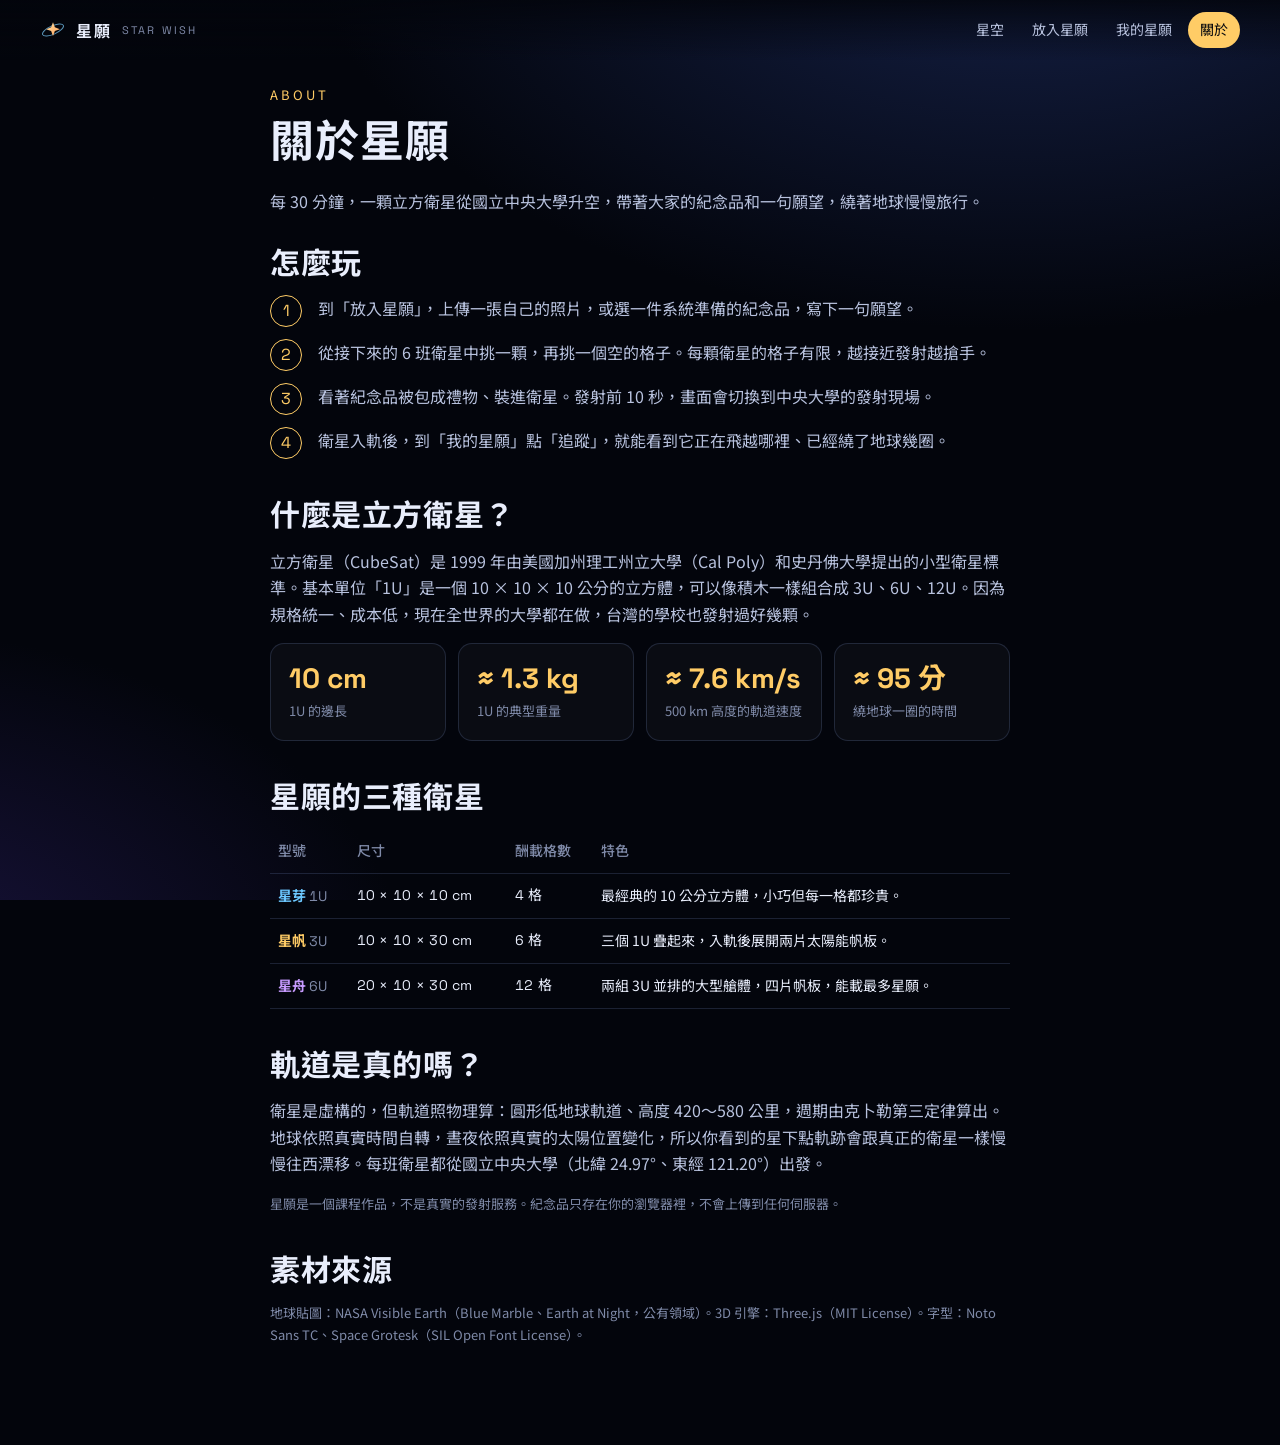
<file: about.html>
<!doctype html>
<html lang="zh-Hant">
<head>
  <meta charset="utf-8" />
  <meta name="viewport" content="width=device-width, initial-scale=1, viewport-fit=cover" />
  <title>關於星願｜星願</title>
  <meta name="description" content="關於立方衛星，以及這個小小的願望計畫。" />
  <link rel="icon" href="assets/favicon.svg" type="image/svg+xml" />
  <link rel="preconnect" href="https://fonts.googleapis.com" />
  <link rel="preconnect" href="https://fonts.gstatic.com" crossorigin />
  <link rel="stylesheet" href="https://fonts.googleapis.com/css2?family=Noto+Sans+TC:wght@400;500;700&family=Space+Grotesk:wght@400;600&display=swap" />
  <link rel="stylesheet" href="css/base.css" />
  <link rel="stylesheet" href="css/components.css" />
  <style>
    .about { max-width: 820px; }
    .about section { margin-bottom: 36px; }
    .facts { display: grid; grid-template-columns: repeat(auto-fill, minmax(170px, 1fr)); gap: 12px; margin: 16px 0; }
    .fact b { display: block; font-family: var(--font-num); font-size: 28px; color: var(--gold); line-height: 1.2; }
    .fact span { font-size: 13px; color: var(--muted); }
    .steps-list { counter-reset: s; list-style: none; padding: 0; margin: 0; display: grid; gap: 12px; }
    .steps-list li { counter-increment: s; display: grid; grid-template-columns: 36px 1fr; gap: 12px; align-items: start; color: var(--ink-2); }
    .steps-list li::before { content: counter(s); font-family: var(--font-num); width: 32px; height: 32px; border-radius: 50%; display: grid; place-items: center; border: 1px solid var(--gold); color: var(--gold); }
    table { width: 100%; border-collapse: collapse; font-size: 14px; }
    th, td { text-align: left; padding: 10px 8px; border-bottom: 1px solid var(--line); }
    th { color: var(--muted); font-weight: 500; }
    .note { font-size: 13px; color: var(--muted); }
  </style>
</head>
<body class="starry">
  <main class="page about">
    <header class="page-head">
      <div class="eyebrow">ABOUT</div>
      <h1>關於星願</h1>
      <p>每 30 分鐘，一顆立方衛星從國立中央大學升空，帶著大家的紀念品和一句願望，繞著地球慢慢旅行。</p>
    </header>

    <section>
      <h2>怎麼玩</h2>
      <ol class="steps-list">
        <li>到「放入星願」，上傳一張自己的照片，或選一件系統準備的紀念品，寫下一句願望。</li>
        <li>從接下來的 6 班衛星中挑一顆，再挑一個空的格子。每顆衛星的格子有限，越接近發射越搶手。</li>
        <li>看著紀念品被包成禮物、裝進衛星。發射前 10 秒，畫面會切換到中央大學的發射現場。</li>
        <li>衛星入軌後，到「我的星願」點「追蹤」，就能看到它正在飛越哪裡、已經繞了地球幾圈。</li>
      </ol>
    </section>

    <section>
      <h2>什麼是立方衛星？</h2>
      <p>立方衛星（CubeSat）是 1999 年由美國加州理工州立大學（Cal Poly）和史丹佛大學提出的小型衛星標準。基本單位「1U」是一個 10 × 10 × 10 公分的立方體，可以像積木一樣組合成 3U、6U、12U。因為規格統一、成本低，現在全世界的大學都在做，台灣的學校也發射過好幾顆。</p>
      <div class="facts">
        <div class="card fact"><b>10 cm</b><span>1U 的邊長</span></div>
        <div class="card fact"><b>≈ 1.3 kg</b><span>1U 的典型重量</span></div>
        <div class="card fact"><b>≈ 7.6 km/s</b><span>500 km 高度的軌道速度</span></div>
        <div class="card fact"><b>≈ 95 分</b><span>繞地球一圈的時間</span></div>
      </div>
    </section>

    <section>
      <h2>星願的三種衛星</h2>
      <table>
        <thead><tr><th>型號</th><th>尺寸</th><th>酬載格數</th><th>特色</th></tr></thead>
        <tbody id="type-table"></tbody>
      </table>
    </section>

    <section>
      <h2>軌道是真的嗎？</h2>
      <p>衛星是虛構的，但軌道照物理算：圓形低地球軌道、高度 420～580 公里，週期由克卜勒第三定律算出。地球依照真實時間自轉，晝夜依照真實的太陽位置變化，所以你看到的星下點軌跡會跟真正的衛星一樣慢慢往西漂移。每班衛星都從國立中央大學（北緯 24.97°、東經 121.20°）出發。</p>
      <p class="note">星願是一個課程作品，不是真實的發射服務。紀念品只存在你的瀏覽器裡，不會上傳到任何伺服器。</p>
    </section>

    <section>
      <h2>素材來源</h2>
      <p class="note">地球貼圖：NASA Visible Earth（Blue Marble、Earth at Night，公有領域）。3D 引擎：Three.js（MIT License）。字型：Noto Sans TC、Space Grotesk（SIL Open Font License）。</p>
    </section>
  </main>
  <script type="module" src="js/pages/about.js"></script>
</body>
</html>
</file>
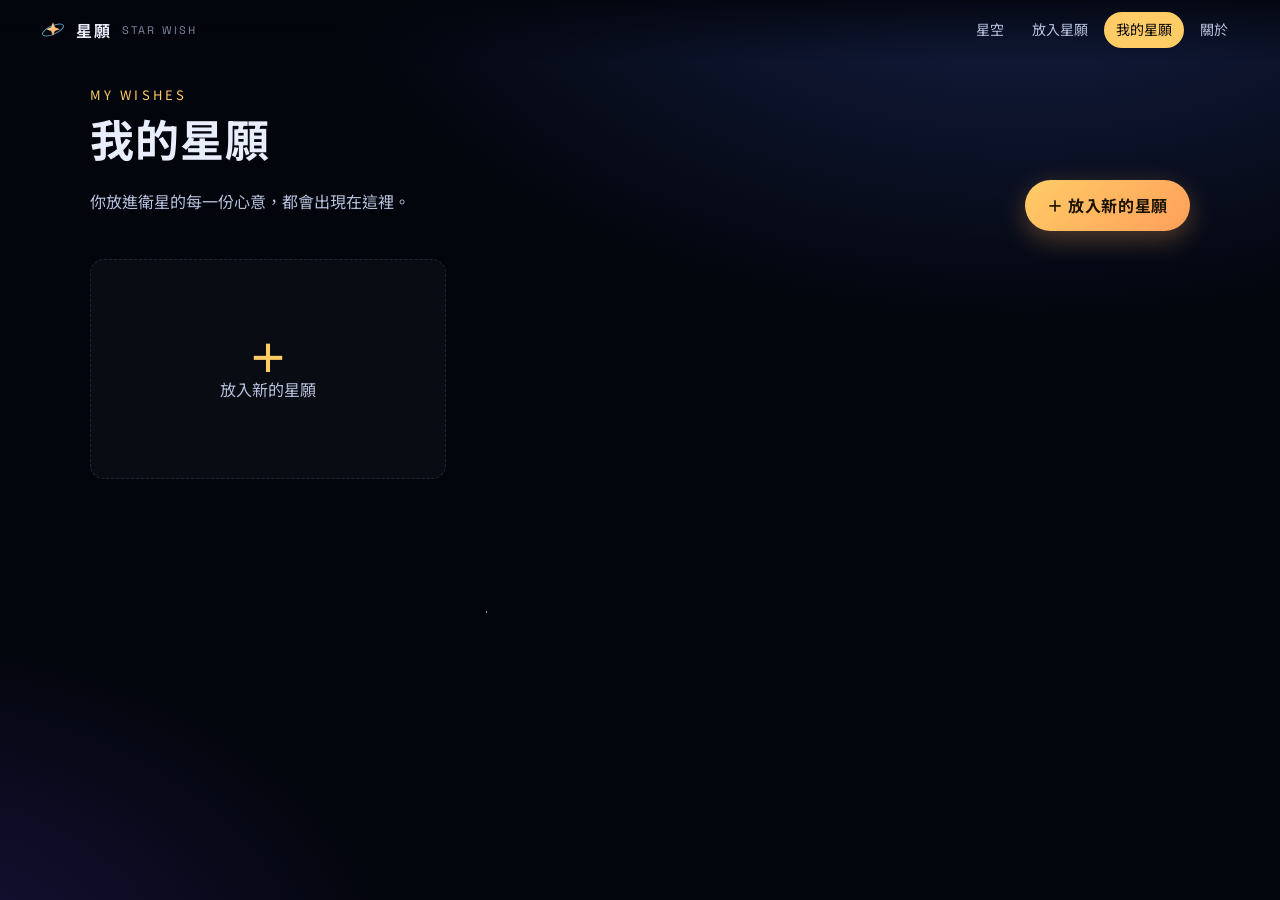
<file: my-wishes.html>
<!doctype html>
<html lang="zh-Hant">
<head>
  <meta charset="utf-8" />
  <meta name="viewport" content="width=device-width, initial-scale=1, viewport-fit=cover" />
  <title>我的星願｜星願</title>
  <meta name="description" content="你放進衛星的每一份心意，都在這裡。" />
  <link rel="icon" href="assets/favicon.svg" type="image/svg+xml" />
  <link rel="preconnect" href="https://fonts.googleapis.com" />
  <link rel="preconnect" href="https://fonts.gstatic.com" crossorigin />
  <link rel="stylesheet" href="https://fonts.googleapis.com/css2?family=Noto+Sans+TC:wght@400;500;700&family=Space+Grotesk:wght@400;600&display=swap" />
  <link rel="stylesheet" href="css/base.css" />
  <link rel="stylesheet" href="css/components.css" />
  <style>
    .wish-head { display: flex; justify-content: space-between; align-items: end; gap: 16px; flex-wrap: wrap; }
    .wish-grid { display: grid; gap: var(--gap); grid-template-columns: repeat(auto-fill, minmax(280px, 1fr)); }
    .wish-card { display: flex; flex-direction: column; gap: 12px; }
    .wc-top { display: flex; gap: 14px; align-items: center; }
    .wc-top img { width: 72px; height: 72px; border-radius: 12px; object-fit: cover; background: var(--bg-2); flex: none; }
    .wc-text { color: var(--ink); margin: 0; font-size: 16px; }
    .wc-sign { font-size: 13px; color: var(--muted); }
    .wc-sat { font-size: 14px; display: flex; flex-wrap: wrap; gap: 6px 10px; align-items: center; }
    .wc-live { font-size: 13px; color: var(--ink-2); min-height: 1.6em; }
    .wc-actions { display: flex; gap: 8px; margin-top: auto; }
    .wc-actions .btn:first-child { flex: 1; }
    .btn-danger-confirm { border-color: var(--danger); color: var(--danger); }
    .add-card { display: grid; place-items: center; text-align: center; min-height: 220px; border-style: dashed; color: var(--ink-2); }
    .add-card b { font-size: 40px; color: var(--gold); line-height: 1; display: block; }
  </style>
</head>
<body class="starry">
  <main class="page">
    <header class="page-head wish-head">
      <div>
        <div class="eyebrow">MY WISHES</div>
        <h1>我的星願</h1>
        <p id="wish-summary">你放進衛星的每一份心意，都在這裡。</p>
      </div>
      <a class="btn btn-primary" href="launch.html">＋ 放入新的星願</a>
    </header>
    <section class="wish-grid" id="wish-grid" aria-live="polite"></section>
  </main>
  <script type="module" src="js/pages/my-wishes.js"></script>
</body>
</html>
</file>
<file: css/base.css>
/* ============ 設計 token（顏色只能從這裡取，不要在別處寫死色碼） ============ */
:root {
  --bg: #03050c;
  --bg-2: #0a1022;
  --ink: #e9eefc;
  --ink-2: #b8c2de;
  --muted: #7f8aa8;
  --gold: #ffcc66;
  --gold-2: #ffe2a3;
  --blue: #7fd0ff;
  --violet: #c79bff;
  --danger: #ff7a8a;
  --ok: #7ef0c2;
  --glass: rgba(12, 18, 38, 0.58);
  --glass-strong: rgba(12, 18, 38, 0.82);
  --line: rgba(150, 180, 255, 0.16);
  --line-strong: rgba(150, 180, 255, 0.32);

  --font: 'Noto Sans TC', system-ui, -apple-system, 'PingFang TC', 'Microsoft JhengHei', sans-serif;
  --font-num: 'Space Grotesk', 'Noto Sans TC', ui-monospace, monospace;

  --r-sm: 8px;
  --r: 14px;
  --r-lg: 22px;
  --gap: 16px;
  --gutter: clamp(16px, 4vw, 40px);
  --header-h: 60px;

  --ease: cubic-bezier(0.22, 1, 0.36, 1);
  --t-fast: 160ms;
  --t: 320ms;

  color-scheme: dark;
}

*, *::before, *::after { box-sizing: border-box; }
[hidden] { display: none !important; }
html, body { margin: 0; }
body {
  background: var(--bg);
  color: var(--ink);
  font-family: var(--font);
  font-size: 16px;
  line-height: 1.65;
  -webkit-font-smoothing: antialiased;
  min-height: 100vh;
  overflow-x: hidden;
}
/* 沒有 3D 的頁面用 CSS 星空當背景（零成本） */
body.starry {
  background:
    radial-gradient(1px 1px at 12% 22%, #fff9 50%, transparent 51%),
    radial-gradient(1px 1px at 72% 12%, #fff8 50%, transparent 51%),
    radial-gradient(1.5px 1.5px at 38% 68%, #ffe8b0aa 50%, transparent 51%),
    radial-gradient(1px 1px at 86% 54%, #fff7 50%, transparent 51%),
    radial-gradient(1px 1px at 22% 86%, #cfe6ff88 50%, transparent 51%),
    radial-gradient(1px 1px at 58% 38%, #fff6 50%, transparent 51%),
    radial-gradient(1200px 700px at 80% -10%, #16224a 0%, transparent 60%),
    radial-gradient(900px 600px at -10% 110%, #1a1440 0%, transparent 60%),
    var(--bg);
  background-attachment: fixed;
}

a { color: var(--blue); text-decoration: none; }
a:hover { color: var(--gold-2); }
img, svg { max-width: 100%; display: block; }
button, input, textarea, select { font: inherit; color: inherit; }
:focus-visible { outline: 2px solid var(--gold); outline-offset: 3px; border-radius: 6px; }

h1, h2, h3 { line-height: 1.25; margin: 0 0 0.5em; letter-spacing: 0.02em; }
h1 { font-size: clamp(28px, 5vw, 44px); }
h2 { font-size: clamp(22px, 3.2vw, 30px); }
h3 { font-size: 18px; }
p { margin: 0 0 1em; color: var(--ink-2); }
.num { font-family: var(--font-num); font-variant-numeric: tabular-nums; letter-spacing: 0.02em; }
.muted { color: var(--muted); }
.gold { color: var(--gold); }
.sr-only { position: absolute; width: 1px; height: 1px; overflow: hidden; clip: rect(0 0 0 0); white-space: nowrap; }

/* ============ 版型 ============ */
.page { padding: calc(var(--header-h) + 24px) var(--gutter) 64px; max-width: 1180px; margin: 0 auto; }
.page-head { margin-bottom: 28px; }
.page-head .eyebrow { color: var(--gold); font-size: 13px; letter-spacing: 0.24em; text-transform: uppercase; margin-bottom: 6px; }

/* 全螢幕 3D 頁面 */
.stage { position: fixed; inset: 0; }
.stage canvas { width: 100%; height: 100%; display: block; touch-action: none; }

/* ============ 頁首導覽 ============ */
.site-header {
  position: fixed; inset: 0 0 auto 0; z-index: 50; height: var(--header-h);
  display: flex; align-items: center; justify-content: space-between; gap: 12px;
  padding: 0 var(--gutter);
  background: linear-gradient(to bottom, rgba(3, 5, 12, 0.85), rgba(3, 5, 12, 0));
}
.brand { display: flex; align-items: center; gap: 10px; color: var(--ink); font-weight: 700; letter-spacing: 0.12em; white-space: nowrap; }
.brand svg { width: 26px; height: 26px; }
.brand small { font-family: var(--font-num); font-weight: 400; color: var(--muted); letter-spacing: 0.2em; font-size: 11px; }
.nav { display: flex; gap: 4px; }
.nav a { color: var(--ink-2); padding: 6px 12px; border-radius: 999px; font-size: 14px; transition: background var(--t-fast), color var(--t-fast); }
.nav a:hover { color: var(--ink); background: rgba(255, 255, 255, 0.06); }
.nav a[aria-current='page'] { color: var(--bg); background: var(--gold); }
.nav-toggle { display: none; background: none; border: 1px solid var(--line-strong); border-radius: 10px; width: 40px; height: 40px; cursor: pointer; }

@media (max-width: 720px) {
  .brand small { display: none; }
  .nav-toggle { display: grid; place-items: center; }
  .nav {
    position: absolute; top: var(--header-h); right: var(--gutter); flex-direction: column;
    background: var(--glass-strong); border: 1px solid var(--line); border-radius: var(--r);
    padding: 8px; min-width: 160px; backdrop-filter: blur(12px);
    opacity: 0; pointer-events: none; transform: translateY(-6px); transition: opacity var(--t-fast), transform var(--t-fast);
  }
  .nav.open { opacity: 1; pointer-events: auto; transform: none; }
  .nav a { padding: 10px 14px; }
}

/* ============ 減少動態 ============ */
@media (prefers-reduced-motion: reduce) {
  *, *::before, *::after { animation-duration: 0.01ms !important; animation-iteration-count: 1 !important; transition-duration: 0.01ms !important; }
}
</file>
<file: css/components.css>
/* ============ 玻璃面板 ============ */
.glass {
  background: var(--glass);
  border: 1px solid var(--line);
  border-radius: var(--r-lg);
  backdrop-filter: blur(14px) saturate(1.2);
  -webkit-backdrop-filter: blur(14px) saturate(1.2);
  box-shadow: 0 10px 40px rgba(0, 0, 0, 0.35), inset 0 1px 0 rgba(255, 255, 255, 0.05);
}
/* 低階裝置關掉模糊（很吃 GPU） */
.lite .glass { backdrop-filter: none; -webkit-backdrop-filter: none; background: var(--glass-strong); }

/* ============ 按鈕 ============ */
.btn {
  display: inline-flex; align-items: center; justify-content: center; gap: 8px;
  padding: 12px 22px; border-radius: 999px; border: 1px solid var(--line-strong);
  background: rgba(255, 255, 255, 0.04); color: var(--ink); cursor: pointer;
  font-weight: 500; letter-spacing: 0.04em; white-space: nowrap;
  transition: transform var(--t-fast) var(--ease), background var(--t-fast), border-color var(--t-fast), box-shadow var(--t);
}
.btn:hover { background: rgba(255, 255, 255, 0.09); border-color: var(--blue); color: var(--ink); }
.btn:active { transform: scale(0.97); }
.btn:disabled { opacity: 0.4; cursor: not-allowed; }
.btn-primary {
  background: linear-gradient(135deg, var(--gold), #ff9f5a); color: #1b1200; border: none; font-weight: 700;
  box-shadow: 0 0 0 0 rgba(255, 204, 102, 0.5), 0 8px 26px rgba(255, 170, 80, 0.3);
}
.btn-primary:hover { color: #1b1200; background: linear-gradient(135deg, var(--gold-2), #ffb070); box-shadow: 0 0 0 6px rgba(255, 204, 102, 0.12), 0 10px 30px rgba(255, 170, 80, 0.4); }
.btn-sm { padding: 7px 14px; font-size: 14px; }

/* ============ HUD ============ */
.hud { position: fixed; z-index: 10; pointer-events: none; }
.hud > * { pointer-events: auto; }
.hud-bottom-left { left: var(--gutter); bottom: var(--gutter); max-width: min(420px, calc(100vw - 2 * var(--gutter))); }
.hud-top-right { right: var(--gutter); top: calc(var(--header-h) + 8px); }
.hud-card { padding: 20px 22px; }
.hud-label { font-size: 12px; letter-spacing: 0.22em; color: var(--muted); text-transform: uppercase; }
.hud-big { font-family: var(--font-num); font-size: clamp(40px, 8vw, 60px); line-height: 1; font-weight: 600; letter-spacing: 0.02em; color: var(--ink); }
.hud-row { display: flex; gap: 18px; flex-wrap: wrap; margin-top: 12px; }
.hud-stat { display: flex; flex-direction: column; }
.hud-stat b { font-family: var(--font-num); font-size: 20px; font-weight: 600; }
.hud-stat span { font-size: 12px; color: var(--muted); }

.legend { display: flex; gap: 14px; font-size: 13px; color: var(--ink-2); padding: 10px 14px; }
.dot { width: 9px; height: 9px; border-radius: 50%; display: inline-block; margin-right: 6px; vertical-align: 1px; box-shadow: 0 0 8px currentColor; }
.dot-mine { background: var(--gold); color: var(--gold); }
.dot-other { background: var(--blue); color: var(--blue); }
.dot-new { background: #fff; color: #fff; }

/* ============ 徽章 ============ */
.badge { display: inline-flex; align-items: center; gap: 6px; font-size: 12px; padding: 3px 10px; border-radius: 999px; border: 1px solid var(--line-strong); color: var(--ink-2); }
.badge-live { color: var(--ok); border-color: rgba(126, 240, 194, 0.4); }
.badge-live::before { content: ''; width: 6px; height: 6px; border-radius: 50%; background: var(--ok); animation: pulse 1.6s infinite; }
.badge-wait { color: var(--gold); border-color: rgba(255, 204, 102, 0.4); }
@keyframes pulse { 0%, 100% { opacity: 1; } 50% { opacity: 0.25; } }

/* ============ 卡片 ============ */
.card { padding: 18px; border-radius: var(--r); background: rgba(255, 255, 255, 0.03); border: 1px solid var(--line); transition: border-color var(--t-fast), transform var(--t-fast) var(--ease), background var(--t-fast); }
.card:hover { border-color: var(--line-strong); }
.card.selectable { cursor: pointer; }
.card.selectable:hover { transform: translateY(-2px); background: rgba(255, 255, 255, 0.05); }
.card[aria-pressed='true'], .card.selected { border-color: var(--gold); background: rgba(255, 204, 102, 0.07); box-shadow: 0 0 0 1px var(--gold) inset; }
.grid-cards { display: grid; gap: var(--gap); grid-template-columns: repeat(auto-fill, minmax(200px, 1fr)); }

/* ============ 衛星資訊浮卡（首頁點衛星） ============ */
.sat-pop { position: fixed; z-index: 20; min-width: 220px; padding: 14px 16px; transform: translate(-50%, calc(-100% - 16px)); animation: pop var(--t) var(--ease); }
.sat-pop h4 { margin: 0 0 2px; font-size: 16px; }
.sat-pop .num { font-size: 13px; color: var(--muted); }
.sat-pop .close { position: absolute; top: 6px; right: 8px; background: none; border: none; color: var(--muted); cursor: pointer; font-size: 18px; }
@keyframes pop { from { opacity: 0; transform: translate(-50%, calc(-100% - 6px)); } }

/* ============ 載入 ============ */
.loader { position: fixed; inset: 0; z-index: 40; display: grid; place-items: center; background: var(--bg); transition: opacity 600ms var(--ease); }
.loader.done { opacity: 0; pointer-events: none; }
.loader-inner { text-align: center; color: var(--muted); font-size: 13px; letter-spacing: 0.2em; }
.loader-bar { width: 160px; height: 2px; background: var(--line); margin: 14px auto 0; border-radius: 2px; overflow: hidden; }
.loader-bar i { display: block; height: 100%; width: 0; background: var(--gold); transition: width var(--t) var(--ease); }

/* ============ Toast ============ */
.toast { position: fixed; left: 50%; bottom: 28px; transform: translateX(-50%); z-index: 60; padding: 12px 18px; border-radius: 999px; background: var(--glass-strong); border: 1px solid var(--line-strong); font-size: 14px; animation: pop var(--t) var(--ease); }

/* ============ 佔位頁 ============ */
.placeholder { text-align: center; padding: 80px 0; }
.placeholder svg { width: 72px; height: 72px; margin: 0 auto 20px; opacity: 0.85; }

/* ============ 發射動畫覆蓋層 ============ */
.launch-overlay { position: fixed; inset: 0; z-index: 70; pointer-events: none; opacity: 0; transition: opacity 500ms var(--ease); }
.launch-overlay.on { opacity: 1; }
.launch-overlay .lo-skip { pointer-events: auto; position: absolute; right: var(--gutter); top: calc(9vh + 12px); }
.lo-bar { position: absolute; left: 0; right: 0; height: 9vh; background: #000; transform: scaleY(0); transition: transform 600ms var(--ease); }
.lo-top { top: 0; transform-origin: top; }
.lo-bottom { bottom: 0; transform-origin: bottom; }
.launch-overlay.on .lo-bar { transform: scaleY(1); }
.lo-info { position: absolute; top: calc(9vh + 16px); left: var(--gutter); right: calc(var(--gutter) + 90px); display: flex; flex-direction: column; gap: 6px; }
.lo-head { display: flex; flex-wrap: wrap; align-items: center; gap: 6px 10px; font-size: 15px; color: var(--ink); }
.lo-head .num { color: var(--muted); font-size: 13px; }
.lo-site { font-size: 13px; color: var(--gold); letter-spacing: 0.1em; }
.lo-count { position: absolute; left: 50%; top: 42%; transform: translate(-50%, -50%); font-size: clamp(96px, 22vw, 220px); font-weight: 600; color: #fff; text-shadow: 0 0 40px rgba(255, 204, 102, 0.6); line-height: 1; }
.lo-count.tick { animation: lo-tick 900ms var(--ease); }
@keyframes lo-tick { from { transform: translate(-50%, -50%) scale(1.35); opacity: 0.2; } 30% { opacity: 1; } to { transform: translate(-50%, -50%) scale(1); opacity: 0.85; } }
.lo-msg { position: absolute; left: 50%; top: 30%; transform: translate(-50%, 8px); font-size: clamp(22px, 4vw, 34px); color: var(--ink); text-align: center; opacity: 0; transition: opacity var(--t) var(--ease), transform var(--t) var(--ease); text-shadow: 0 2px 20px rgba(0, 0, 0, 0.8); white-space: nowrap; }
.lo-msg.show { opacity: 1; transform: translate(-50%, 0); }

.lo-msg b { color: var(--gold); }
.lo-tele { position: absolute; left: var(--gutter); right: var(--gutter); bottom: calc(9vh + 14px); display: flex; gap: clamp(14px, 3vw, 32px); flex-wrap: wrap; }
.lo-tele div { display: flex; flex-direction: column; }
.lo-tele span { font-family: var(--font); font-size: 11px; color: var(--muted); letter-spacing: 0.18em; }
.lo-tele b { font-size: clamp(16px, 2.4vw, 22px); font-weight: 600; color: var(--ink); }
.hud-actions { display: flex; gap: 8px; margin-top: 10px; }
.hud-actions .btn { flex: 1; }
/* 發射動畫期間隱藏頁面 HUD 與頁首 */
body.launching .hud, body.launching .site-header, body.launching .sat-pop { opacity: 0; pointer-events: none; transition: opacity 400ms var(--ease); }
.hud, .site-header { transition: opacity 400ms var(--ease); }

/* 發射覆蓋層：手機版（放在最後，才能覆蓋上面的基本樣式） */
@media (max-width: 720px) {
  .lo-bar { height: 6vh; }
  .lo-info { top: calc(6vh + 12px); }
  .launch-overlay .lo-skip { top: calc(6vh + 10px); }
  .lo-head { font-size: 14px; }
  .lo-head .num { flex-basis: 100%; order: 10; }
  .lo-site { font-size: 12px; letter-spacing: 0.04em; }
  .lo-msg { white-space: normal; width: calc(100% - 2 * var(--gutter)); font-size: 22px; top: 32%; }
  .lo-count { top: 46%; }
  .lo-tele { bottom: calc(6vh + 12px); display: grid; grid-template-columns: 1fr 1fr; gap: 10px 16px; }
  .lo-tele b { font-size: 17px; }
}
</file>
